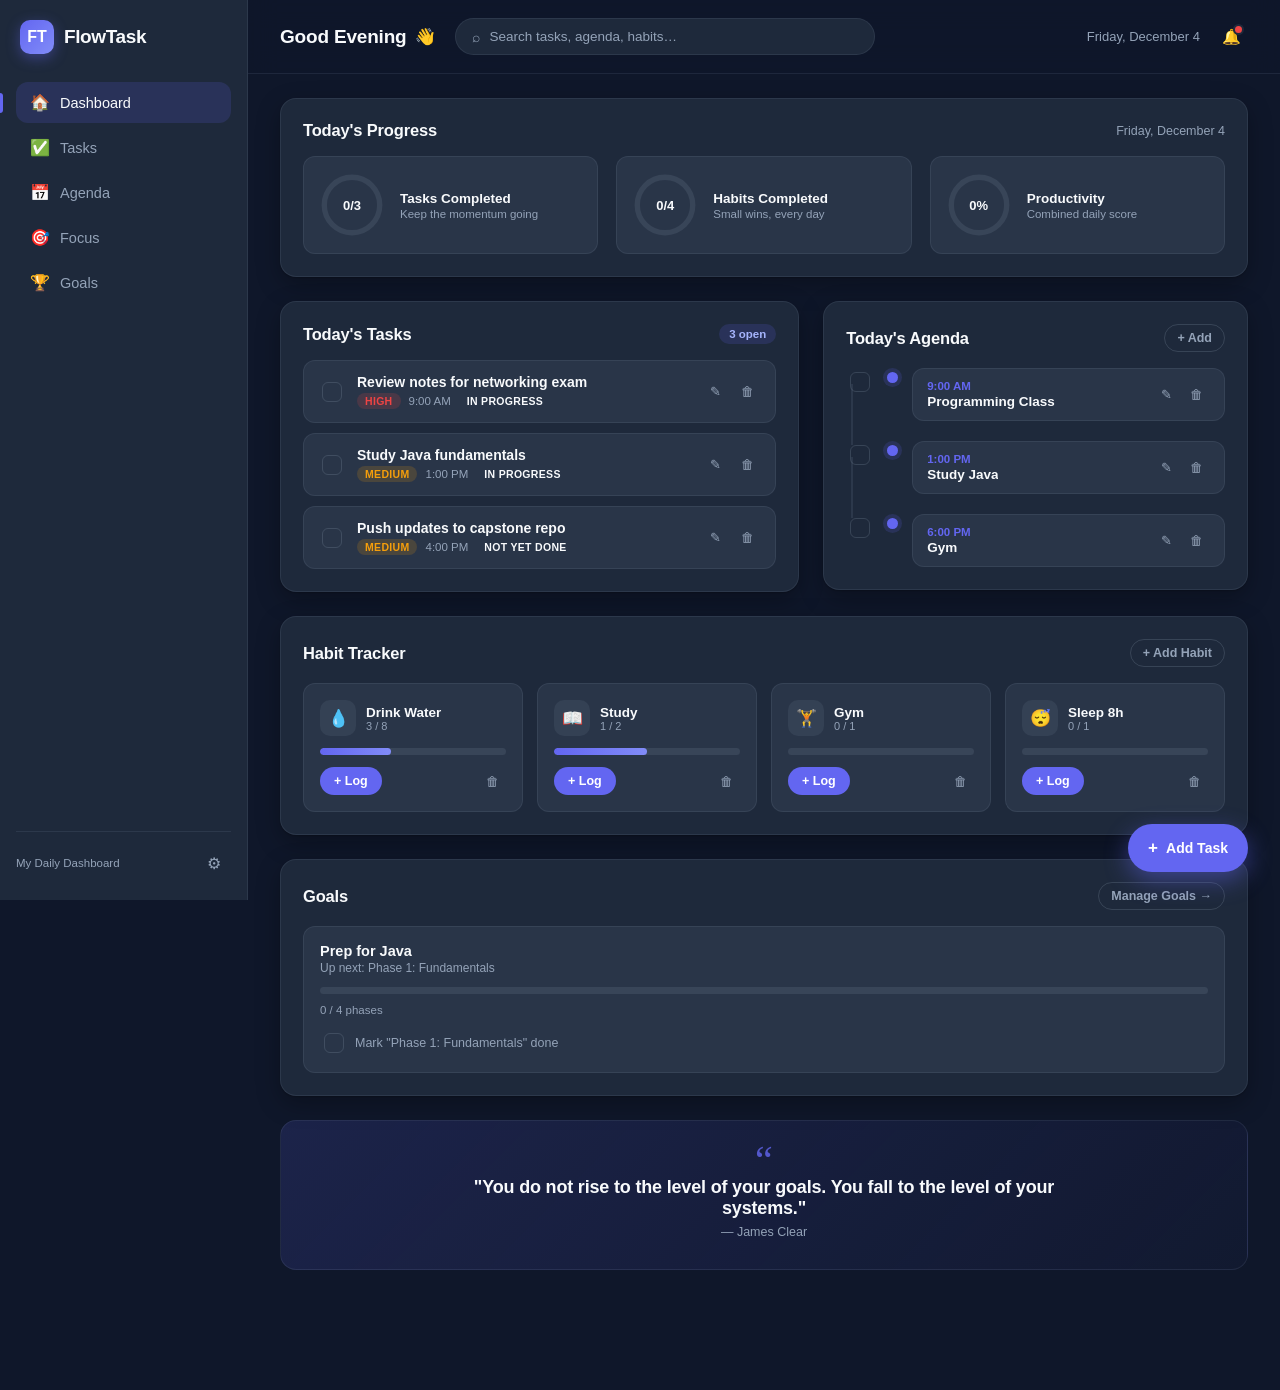
<file: index.html>
<!DOCTYPE html>
<html lang="en">
<head>
<meta charset="UTF-8" />
<meta http-equiv="Content-Security-Policy" content="default-src 'self'; script-src 'self'; style-src 'self' 'unsafe-inline' https://fonts.googleapis.com; font-src https://fonts.gstatic.com; img-src 'self' data:; object-src 'none'; base-uri 'self'; form-action 'self'; frame-ancestors 'none';" />
<meta name="viewport" content="width=device-width, initial-scale=1.0" />
<title>FlowTask — Daily Dashboard</title>
<link rel="preconnect" href="https://fonts.googleapis.com">
<link rel="preconnect" href="https://fonts.gstatic.com" crossorigin>
<link href="https://fonts.googleapis.com/css2?family=Inter:wght@400;500;600;700;800&family=Inter+Tight:wght@600;700;800&display=swap" rel="stylesheet">
<link rel="stylesheet" href="style.css" id="themeLink">
</head>
<body>

<div class="app">

  <!-- ===================== SIDEBAR ===================== -->
  <aside class="sidebar" id="sidebar">
    <div class="sidebar-top">
      <div class="brand">
        <span class="brand-mark">FT</span>
        <span class="brand-name">FlowTask</span>
      </div>
      <button class="hamburger" id="hamburgerBtn" aria-label="Toggle menu">
        <span></span><span></span><span></span>
      </button>
    </div>

    <nav class="nav" id="mainNav">
      <a href="index.html" class="nav-item active">
        <span class="nav-icon">🏠</span><span class="nav-label">Dashboard</span>
      </a>
      <a href="task.html" class="nav-item">
        <span class="nav-icon">✅</span><span class="nav-label">Tasks</span>
      </a>
      <a href="agenda.html" class="nav-item" data-view="agenda">
        <span class="nav-icon">📅</span><span class="nav-label">Agenda</span>
      </a>
      <a href="focus.html" class="nav-item" data-view="focus">
        <span class="nav-icon">🎯</span><span class="nav-label">Focus</span>
      </a>
      <a href="goals.html" class="nav-item" data-view="goals">
        <span class="nav-icon">🏆</span><span class="nav-label">Goals</span>
      </a>
    </nav>

    <div class="sidebar-bottom">
      <span class="profile-mini-sub">My Daily Dashboard</span>
      <button class="icon-btn" id="settingsBtn" aria-label="Settings">⚙</button>
      <span id="sidebarAvatar" hidden></span>
      <span id="sidebarUserName" hidden></span>
    </div>
  </aside>

  <div class="sidebar-scrim" id="sidebarScrim"></div>

  <!-- ===================== MAIN ===================== -->
  <div class="main">

    <!-- TOP NAVBAR -->
    <header class="topbar">
      <button class="hamburger hamburger-mobile" id="hamburgerBtnMobile" aria-label="Toggle menu">
        <span></span><span></span><span></span>
      </button>

      <div class="topbar-greeting">
        <h1 id="greetingText">Good Evening</h1>
        <span class="wave">👋</span>
      </div>

      <div class="topbar-search">
        <span class="search-icon">⌕</span>
        <input type="text" id="searchInput" placeholder="Search tasks, agenda, habits…" />
      </div>

      <div class="topbar-right">
        <div class="topbar-date" id="topbarDate">—</div>
        <button class="icon-btn notif-btn" id="notifBtn" aria-label="Notifications">
          🔔
          <span class="notif-dot" id="notifDot" hidden></span>
        </button>
        <span id="topbarAvatar" hidden></span>
      </div>
    </header>

    <!-- SCROLLABLE CONTENT -->
    <main class="content">

      <!-- SECTION 1 — TODAY'S PROGRESS -->
      <section class="panel progress-panel" aria-label="Today's progress">
        <div class="panel-header">
          <h2>Today's Progress</h2>
          <span class="panel-sub" id="progressDateLabel">—</span>
        </div>
        <div class="progress-grid">

          <div class="progress-card">
            <div class="ring-wrap">
              <svg class="ring" viewBox="0 0 120 120">
                <circle class="ring-track" cx="60" cy="60" r="52"></circle>
                <circle class="ring-fill" id="ringTasks" cx="60" cy="60" r="52"></circle>
              </svg>
              <div class="ring-center">
                <span class="ring-value" id="tasksCompletedLabel">0/0</span>
              </div>
            </div>
            <div class="progress-card-text">
              <span class="progress-card-title">Tasks Completed</span>
              <span class="progress-card-sub">Keep the momentum going</span>
            </div>
          </div>

          <div class="progress-card">
            <div class="ring-wrap">
              <svg class="ring" viewBox="0 0 120 120">
                <circle class="ring-track" cx="60" cy="60" r="52"></circle>
                <circle class="ring-fill ring-fill-success" id="ringHabits" cx="60" cy="60" r="52"></circle>
              </svg>
              <div class="ring-center">
                <span class="ring-value" id="habitsCompletedLabel">0/0</span>
              </div>
            </div>
            <div class="progress-card-text">
              <span class="progress-card-title">Habits Completed</span>
              <span class="progress-card-sub">Small wins, every day</span>
            </div>
          </div>

          <div class="progress-card">
            <div class="ring-wrap">
              <svg class="ring" viewBox="0 0 120 120">
                <circle class="ring-track" cx="60" cy="60" r="52"></circle>
                <circle class="ring-fill ring-fill-warning" id="ringProductivity" cx="60" cy="60" r="52"></circle>
              </svg>
              <div class="ring-center">
                <span class="ring-value" id="productivityLabel">0%</span>
              </div>
            </div>
            <div class="progress-card-text">
              <span class="progress-card-title">Productivity</span>
              <span class="progress-card-sub">Combined daily score</span>
            </div>
          </div>

        </div>
      </section>

      <div class="two-col">

        <!-- SECTION 2 — TODAY'S TASKS -->
        <section class="panel" id="tasksPanel" aria-label="Today's tasks">
          <div class="panel-header">
            <h2>Today's Tasks</h2>
            <span class="pill" id="taskCountPill">0 open</span>
          </div>

          <div class="task-list" id="taskList">
            <!-- injected -->
          </div>

          <p class="empty-state" id="taskEmptyState" hidden>No tasks yet — add your first one for today.</p>
        </section>

        <!-- SECTION 3 — TODAY'S AGENDA -->
        <section class="panel" id="agendaPanel" aria-label="Today's agenda">
          <div class="panel-header">
            <h2>Today's Agenda</h2>
            <button class="btn-ghost-sm" id="addAgendaBtn">+ Add</button>
          </div>

          <div class="timeline" id="timelineList">
            <!-- injected -->
          </div>

          <p class="empty-state" id="agendaEmptyState" hidden>Nothing scheduled — plan your day.</p>
        </section>

      </div>

      <!-- SECTION 4 — HABIT TRACKER -->
      <section class="panel" id="habitsPanel" aria-label="Habit tracker">
        <div class="panel-header">
          <h2>Habit Tracker</h2>
          <button class="btn-ghost-sm" id="addHabitBtn">+ Add Habit</button>
        </div>

        <div class="habit-grid" id="habitGrid">
          <!-- injected -->
        </div>
      </section>

      <!-- SECTION — GOALS SUMMARY -->
      <section class="panel" id="goalsPanel" aria-label="Goals">
        <div class="panel-header">
          <h2>Goals</h2>
          <a href="goals.html" class="btn-ghost-sm">Manage Goals →</a>
        </div>
        <div class="goal-list" id="dashboardGoalList"></div>
        <p class="empty-state" id="dashboardGoalsEmptyState" hidden>No goals yet — head to the Goals page to add one.</p>
      </section>

      <!-- SECTION 5 — MOTIVATION -->
      <section class="motivation-card" aria-label="Motivation">
        <span class="motivation-mark">“</span>
        <p class="motivation-quote" id="motivationQuote">Loading today's thought…</p>
        <span class="motivation-author" id="motivationAuthor"></span>
      </section>

    </main>
  </div>
</div>

<!-- ===================== FLOATING ADD TASK BUTTON ===================== -->
<button class="fab" id="fabAddTask" aria-label="Add task">
  <span class="fab-icon">+</span>
  <span class="fab-label">Add Task</span>
</button>

<!-- ===================== MODAL: TASK ===================== -->
<div class="modal-overlay" id="taskModalOverlay" hidden>
  <div class="modal" role="dialog" aria-modal="true" aria-labelledby="taskModalTitle">
    <div class="modal-header">
      <h3 id="taskModalTitle">Add Task</h3>
      <button class="modal-close" data-close="taskModalOverlay">✕</button>
    </div>
    <form id="taskForm" class="modal-body">
      <input type="hidden" id="taskId" />
      <label class="field">
        <span>Title</span>
        <input type="text" id="taskTitle" placeholder="e.g. Study Java fundamentals" maxlength="150" required />
      </label>
      <div class="field-row">
        <label class="field">
          <span>Priority</span>
          <select id="taskPriority">
            <option value="low">Low</option>
            <option value="medium" selected>Medium</option>
            <option value="high">High</option>
          </select>
        </label>
        <label class="field">
          <span>Status</span>
          <select id="taskStatus">
            <option value="not-started">Not Yet Done</option>
            <option value="in-progress">In Progress</option>
          </select>
        </label>
        <label class="field">
          <span>Due time</span>
          <input type="time" id="taskTime" />
        </label>
      </div>
      <div class="field-row">
        <label class="field">
          <span>Due date</span>
          <input type="date" id="taskDueDate" />
        </label>
        <label class="field">
          <span>Do it on</span>
          <input type="date" id="taskScheduledDate" />
        </label>
      </div>
      <div class="modal-actions">
        <button type="button" class="btn-secondary" data-close="taskModalOverlay">Cancel</button>
        <button type="submit" class="btn-primary">Save Task</button>
      </div>
    </form>
  </div>
</div>

<!-- ===================== MODAL: AGENDA ===================== -->
<div class="modal-overlay" id="agendaModalOverlay" hidden>
  <div class="modal" role="dialog" aria-modal="true" aria-labelledby="agendaModalTitle">
    <div class="modal-header">
      <h3 id="agendaModalTitle">Add Agenda Item</h3>
      <button class="modal-close" data-close="agendaModalOverlay">✕</button>
    </div>
    <form id="agendaForm" class="modal-body">
      <input type="hidden" id="agendaId" />
      <label class="field">
        <span>Event</span>
        <input type="text" id="agendaTitle" placeholder="e.g. Programming Class" maxlength="150" required />
      </label>
      <label class="field">
        <span>Description (optional)</span>
        <textarea id="agendaDescription" rows="2" maxlength="500" placeholder="e.g. Bring laptop, review chapter 3"></textarea>
      </label>
      <div class="field-row">
        <label class="field">
          <span>Date</span>
          <input type="date" id="agendaDate" required />
        </label>
        <label class="field">
          <span>Time</span>
          <input type="time" id="agendaTime" required />
        </label>
      </div>
      <div class="modal-actions">
        <button type="button" class="btn-secondary" data-close="agendaModalOverlay">Cancel</button>
        <button type="submit" class="btn-primary">Save Item</button>
      </div>
    </form>
  </div>
</div>

<!-- ===================== MODAL: HABIT ===================== -->
<div class="modal-overlay" id="habitModalOverlay" hidden>
  <div class="modal" role="dialog" aria-modal="true" aria-labelledby="habitModalTitle">
    <div class="modal-header">
      <h3 id="habitModalTitle">Add Habit</h3>
      <button class="modal-close" data-close="habitModalOverlay">✕</button>
    </div>
    <form id="habitForm" class="modal-body">
      <label class="field">
        <span>Emoji</span>
        <input type="text" id="habitEmoji" placeholder="💧" maxlength="2" value="⭐" />
      </label>
      <label class="field">
        <span>Habit name</span>
        <input type="text" id="habitName" placeholder="e.g. Drink Water" maxlength="60" required />
      </label>
      <label class="field">
        <span>Daily target</span>
        <input type="number" id="habitTarget" min="1" max="20" value="4" required />
      </label>
      <div class="modal-actions">
        <button type="button" class="btn-secondary" data-close="habitModalOverlay">Cancel</button>
        <button type="submit" class="btn-primary">Save Habit</button>
      </div>
    </form>
  </div>
</div>

<!-- ===================== TOAST ===================== -->
<div class="toast" id="toast" hidden></div>

<script src="common.js"></script>
<script src="script.js"></script>
</body>
</html>
</file>
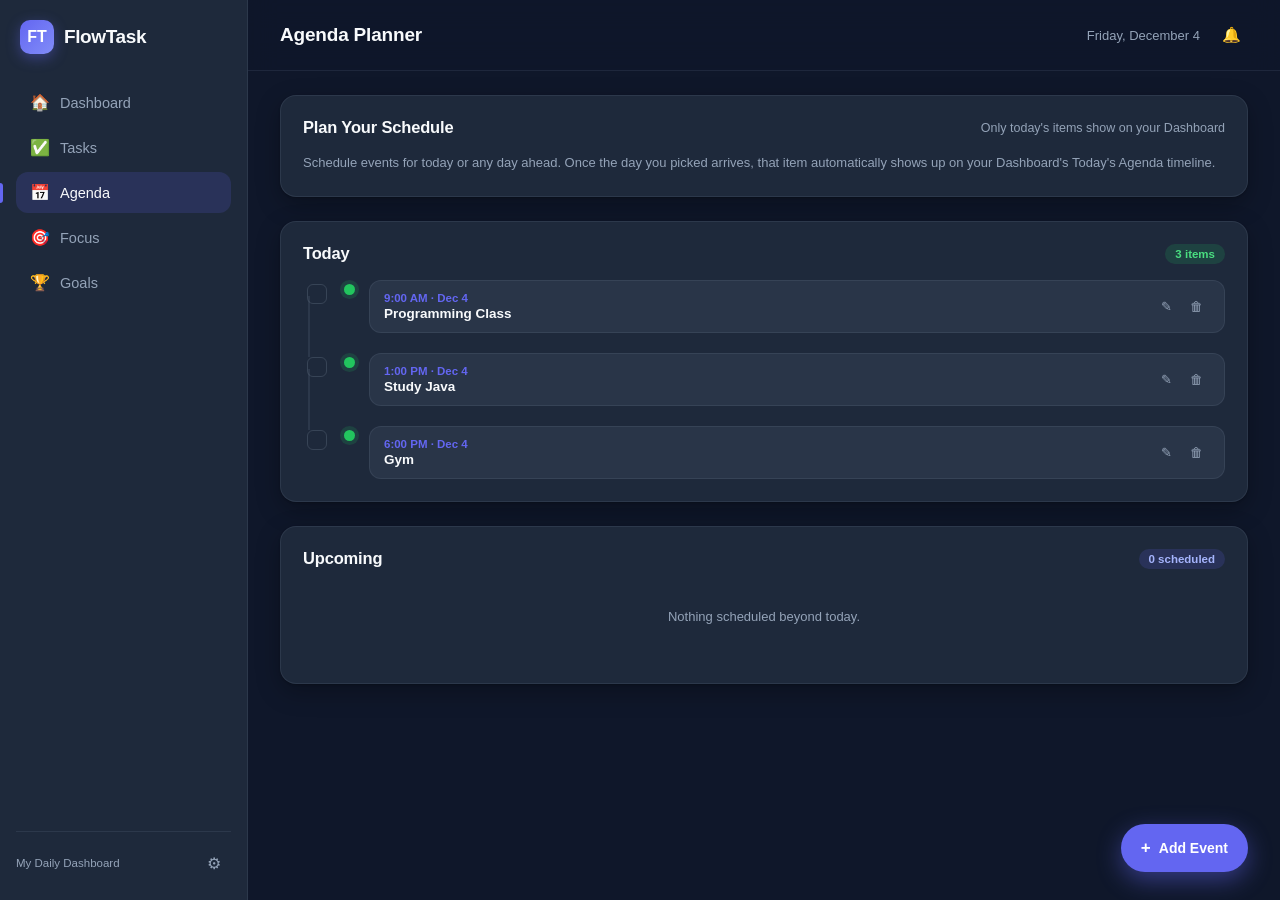
<file: agenda.html>
<!DOCTYPE html>
<html lang="en">
<head>
<meta charset="UTF-8" />
<meta http-equiv="Content-Security-Policy" content="default-src 'self'; script-src 'self'; style-src 'self' 'unsafe-inline' https://fonts.googleapis.com; font-src https://fonts.gstatic.com; img-src 'self' data:; object-src 'none'; base-uri 'self'; form-action 'self'; frame-ancestors 'none';" />
<meta name="viewport" content="width=device-width, initial-scale=1.0" />
<title>FlowTask — Agenda Planner</title>
<link rel="preconnect" href="https://fonts.googleapis.com">
<link rel="preconnect" href="https://fonts.gstatic.com" crossorigin>
<link href="https://fonts.googleapis.com/css2?family=Inter:wght@400;500;600;700;800&family=Inter+Tight:wght@600;700;800&display=swap" rel="stylesheet">
<link rel="stylesheet" href="style.css" id="themeLink">
</head>
<body>

<div class="app">

  <!-- ===================== SIDEBAR ===================== -->
  <aside class="sidebar" id="sidebar">
    <div class="sidebar-top">
      <div class="brand">
        <span class="brand-mark">FT</span>
        <span class="brand-name">FlowTask</span>
      </div>
      <button class="hamburger" id="hamburgerBtn" aria-label="Toggle menu">
        <span></span><span></span><span></span>
      </button>
    </div>

    <nav class="nav" id="mainNav">
      <a href="index.html" class="nav-item">
        <span class="nav-icon">🏠</span><span class="nav-label">Dashboard</span>
      </a>
      <a href="task.html" class="nav-item">
        <span class="nav-icon">✅</span><span class="nav-label">Tasks</span>
      </a>
      <a href="agenda.html" class="nav-item active">
        <span class="nav-icon">📅</span><span class="nav-label">Agenda</span>
      </a>
      <a href="focus.html" class="nav-item">
        <span class="nav-icon">🎯</span><span class="nav-label">Focus</span>
      </a>
      <a href="goals.html" class="nav-item">
        <span class="nav-icon">🏆</span><span class="nav-label">Goals</span>
      </a>
    </nav>

    <div class="sidebar-bottom">
      <span class="profile-mini-sub">My Daily Dashboard</span>
      <button class="icon-btn" id="settingsBtn" aria-label="Settings">⚙</button>
    </div>
  </aside>

  <div class="sidebar-scrim" id="sidebarScrim"></div>

  <!-- ===================== MAIN ===================== -->
  <div class="main">

    <header class="topbar">
      <button class="hamburger hamburger-mobile" id="hamburgerBtnMobile" aria-label="Toggle menu">
        <span></span><span></span><span></span>
      </button>

      <div class="topbar-greeting">
        <h1>Agenda Planner</h1>
      </div>

      <div class="topbar-right">
        <div class="topbar-date" id="topbarDate">—</div>
        <button class="icon-btn notif-btn" id="notifBtn" aria-label="Notifications">🔔</button>
      </div>
    </header>

    <main class="content">

      <section class="panel" aria-label="Agenda planner summary">
        <div class="panel-header">
          <h2>Plan Your Schedule</h2>
          <span class="panel-sub">Only today's items show on your Dashboard</span>
        </div>
        <p class="planner-hint">
          Schedule events for today or any day ahead. Once the day you picked arrives, that item
          automatically shows up on your Dashboard's Today's Agenda timeline.
        </p>
      </section>

      <section class="panel" aria-label="Today">
        <div class="panel-header">
          <h2>Today</h2>
          <span class="pill pill-today" id="todayCountPill">0 items</span>
        </div>
        <div class="timeline" id="todayAgendaList"></div>
        <p class="empty-state" id="todayEmptyState" hidden>Nothing scheduled for today yet.</p>
      </section>

      <section class="panel" aria-label="Upcoming schedule">
        <div class="panel-header">
          <h2>Upcoming</h2>
          <span class="pill" id="upcomingCountPill">0 scheduled</span>
        </div>
        <div id="weeklyAgendaPlanner"></div>
        <p class="empty-state" id="upcomingEmptyState" hidden>Nothing scheduled beyond today.</p>
      </section>

    </main>
  </div>
</div>

<!-- ===================== FLOATING ADD BUTTON ===================== -->
<button class="fab" id="fabAddAgenda" aria-label="Add agenda item">
  <span class="fab-icon">+</span>
  <span class="fab-label">Add Event</span>
</button>

<!-- ===================== MODAL: AGENDA ===================== -->
<div class="modal-overlay" id="agendaModalOverlay" hidden>
  <div class="modal" role="dialog" aria-modal="true" aria-labelledby="agendaModalTitle">
    <div class="modal-header">
      <h3 id="agendaModalTitle">Add Agenda Item</h3>
      <button class="modal-close" data-close="agendaModalOverlay">✕</button>
    </div>
    <form id="agendaForm" class="modal-body">
      <input type="hidden" id="agendaId" />
      <label class="field">
        <span>Event</span>
        <input type="text" id="agendaTitle" placeholder="e.g. Programming Class" maxlength="150" required />
      </label>
      <label class="field">
        <span>Description (optional)</span>
        <textarea id="agendaDescription" rows="2" maxlength="500" placeholder="e.g. Bring laptop, review chapter 3"></textarea>
      </label>
      <div class="field-row">
        <label class="field">
          <span>Date</span>
          <input type="date" id="agendaDate" required />
        </label>
        <label class="field">
          <span>Time</span>
          <input type="time" id="agendaTime" required />
        </label>
      </div>
      <div class="modal-actions">
        <button type="button" class="btn-secondary" data-close="agendaModalOverlay">Cancel</button>
        <button type="submit" class="btn-primary">Save Item</button>
      </div>
    </form>
  </div>
</div>

<!-- ===================== TOAST ===================== -->
<div class="toast" id="toast" hidden></div>

<script src="common.js"></script>
<script src="agenda.js"></script>
</body>
</html>
</file>
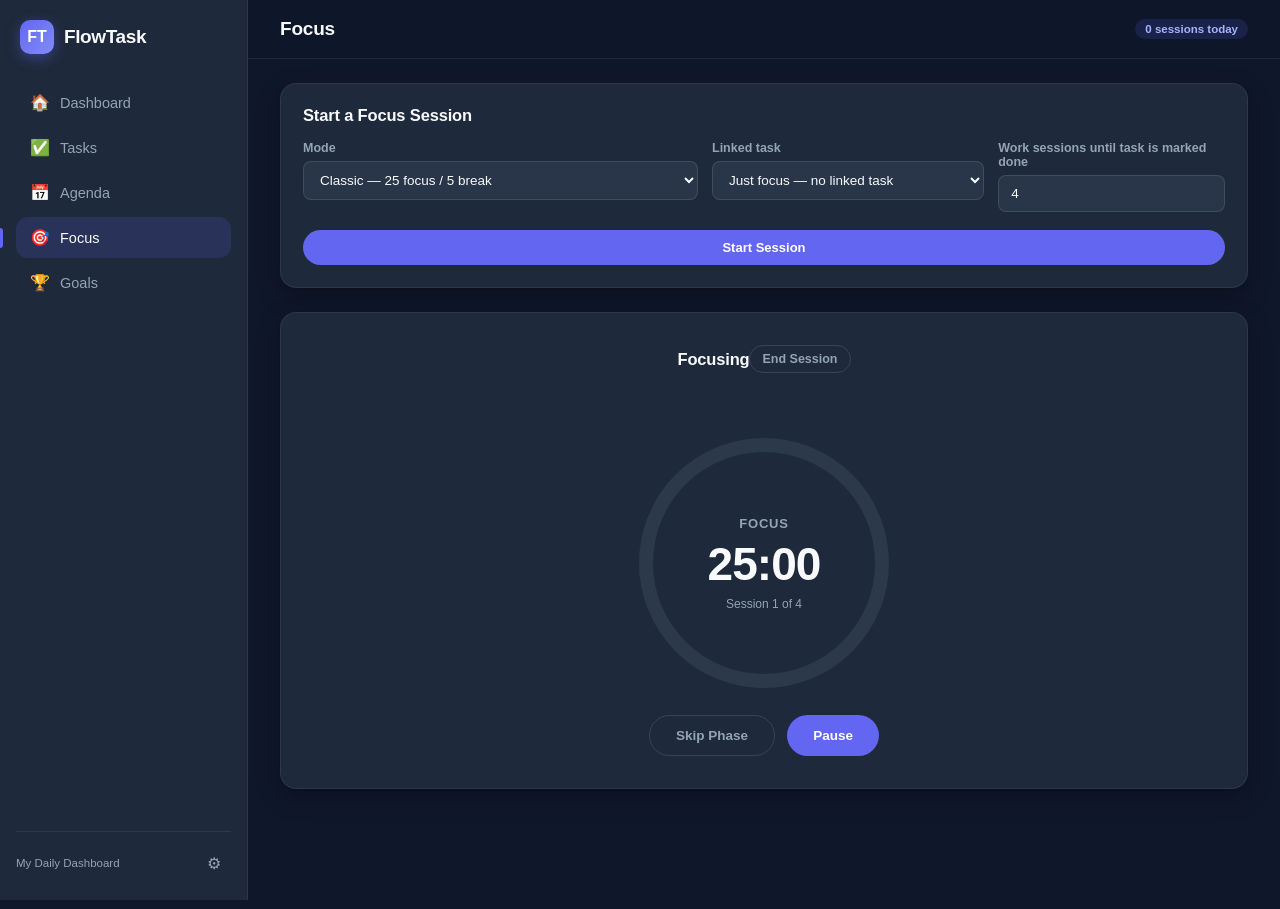
<file: focus.html>
<!DOCTYPE html>
<html lang="en">
<head>
<meta charset="UTF-8" />
<meta http-equiv="Content-Security-Policy" content="default-src 'self'; script-src 'self'; style-src 'self' 'unsafe-inline' https://fonts.googleapis.com; font-src https://fonts.gstatic.com; img-src 'self' data:; object-src 'none'; base-uri 'self'; form-action 'self'; frame-ancestors 'none';" />
<meta name="viewport" content="width=device-width, initial-scale=1.0" />
<title>FlowTask — Focus</title>
<link rel="preconnect" href="https://fonts.googleapis.com">
<link rel="preconnect" href="https://fonts.gstatic.com" crossorigin>
<link href="https://fonts.googleapis.com/css2?family=Inter:wght@400;500;600;700;800&family=Inter+Tight:wght@600;700;800&display=swap" rel="stylesheet">
<link rel="stylesheet" href="style.css" id="themeLink">
</head>
<body>

<div class="app">

  <!-- ===================== SIDEBAR ===================== -->
  <aside class="sidebar" id="sidebar">
    <div class="sidebar-top">
      <div class="brand">
        <span class="brand-mark">FT</span>
        <span class="brand-name">FlowTask</span>
      </div>
      <button class="hamburger" id="hamburgerBtn" aria-label="Toggle menu">
        <span></span><span></span><span></span>
      </button>
    </div>

    <nav class="nav" id="mainNav">
      <a href="index.html" class="nav-item">
        <span class="nav-icon">🏠</span><span class="nav-label">Dashboard</span>
      </a>
      <a href="task.html" class="nav-item">
        <span class="nav-icon">✅</span><span class="nav-label">Tasks</span>
      </a>
      <a href="agenda.html" class="nav-item">
        <span class="nav-icon">📅</span><span class="nav-label">Agenda</span>
      </a>
      <a href="focus.html" class="nav-item active">
        <span class="nav-icon">🎯</span><span class="nav-label">Focus</span>
      </a>
      <a href="goals.html" class="nav-item">
        <span class="nav-icon">🏆</span><span class="nav-label">Goals</span>
      </a>
    </nav>

    <div class="sidebar-bottom">
      <span class="profile-mini-sub">My Daily Dashboard</span>
      <button class="icon-btn" id="settingsBtn" aria-label="Settings">⚙</button>
    </div>
  </aside>

  <div class="sidebar-scrim" id="sidebarScrim"></div>

  <!-- ===================== MAIN ===================== -->
  <div class="main">

    <header class="topbar">
      <button class="hamburger hamburger-mobile" id="hamburgerBtnMobile" aria-label="Toggle menu">
        <span></span><span></span><span></span>
      </button>

      <div class="topbar-greeting">
        <h1>Focus</h1>
      </div>

      <div class="topbar-right">
        <span class="pill" id="focusSessionsPill">0 sessions today</span>
      </div>
    </header>

    <main class="content">

      <!-- ===================== SETUP PANEL ===================== -->
      <section class="panel" id="focusSetupPanel" aria-label="Focus session setup">
        <div class="panel-header">
          <h2>Start a Focus Session</h2>
        </div>

        <div class="focus-setup-grid">
          <label class="field">
            <span>Mode</span>
            <select id="focusPreset">
              <option value="classic">Classic — 25 focus / 5 break</option>
              <option value="exam">Exam Mode — 25 review / 5 break / 15 self-test / 15 break</option>
            </select>
          </label>

          <label class="field">
            <span>Linked task</span>
            <select id="focusTaskSelect">
              <option value="">Just focus — no linked task</option>
            </select>
          </label>

          <label class="field">
            <span>Work sessions until task is marked done</span>
            <input type="number" id="focusSessionsTarget" min="1" max="12" value="4" />
          </label>
        </div>

        <button class="btn-primary focus-start-btn" id="startFocusBtn">Start Session</button>
      </section>

      <!-- ===================== TIMER PANEL ===================== -->
      <section class="panel focus-timer-panel" id="focusTimerPanel" aria-label="Active focus session" hidden>
        <div class="panel-header">
          <h2 id="focusLinkedTaskLabel">Focusing</h2>
          <button class="btn-ghost-sm" id="endSessionBtn">End Session</button>
        </div>

        <div class="focus-phase-dots" id="focusPhaseDots"></div>

        <div class="focus-clock-wrap">
          <svg class="focus-ring" viewBox="0 0 260 260">
            <circle class="focus-ring-track" cx="130" cy="130" r="118"></circle>
            <circle class="focus-ring-fill" id="focusRingFill" cx="130" cy="130" r="118"></circle>
          </svg>
          <div class="focus-clock-center">
            <span class="focus-phase-label" id="focusPhaseLabel">Focus</span>
            <span class="focus-clock-time" id="focusClockTime">25:00</span>
            <span class="focus-cycle-label" id="focusCycleLabel">Session 1 of 4</span>
          </div>
        </div>

        <div class="focus-controls">
          <button class="btn-secondary" id="skipPhaseBtn">Skip Phase</button>
          <button class="btn-primary" id="pauseResumeBtn">Pause</button>
        </div>
      </section>

    </main>
  </div>
</div>

<!-- ===================== TOAST ===================== -->
<div class="toast" id="toast" hidden></div>

<script src="common.js"></script>
<script src="focus.js"></script>
</body>
</html>
</file>
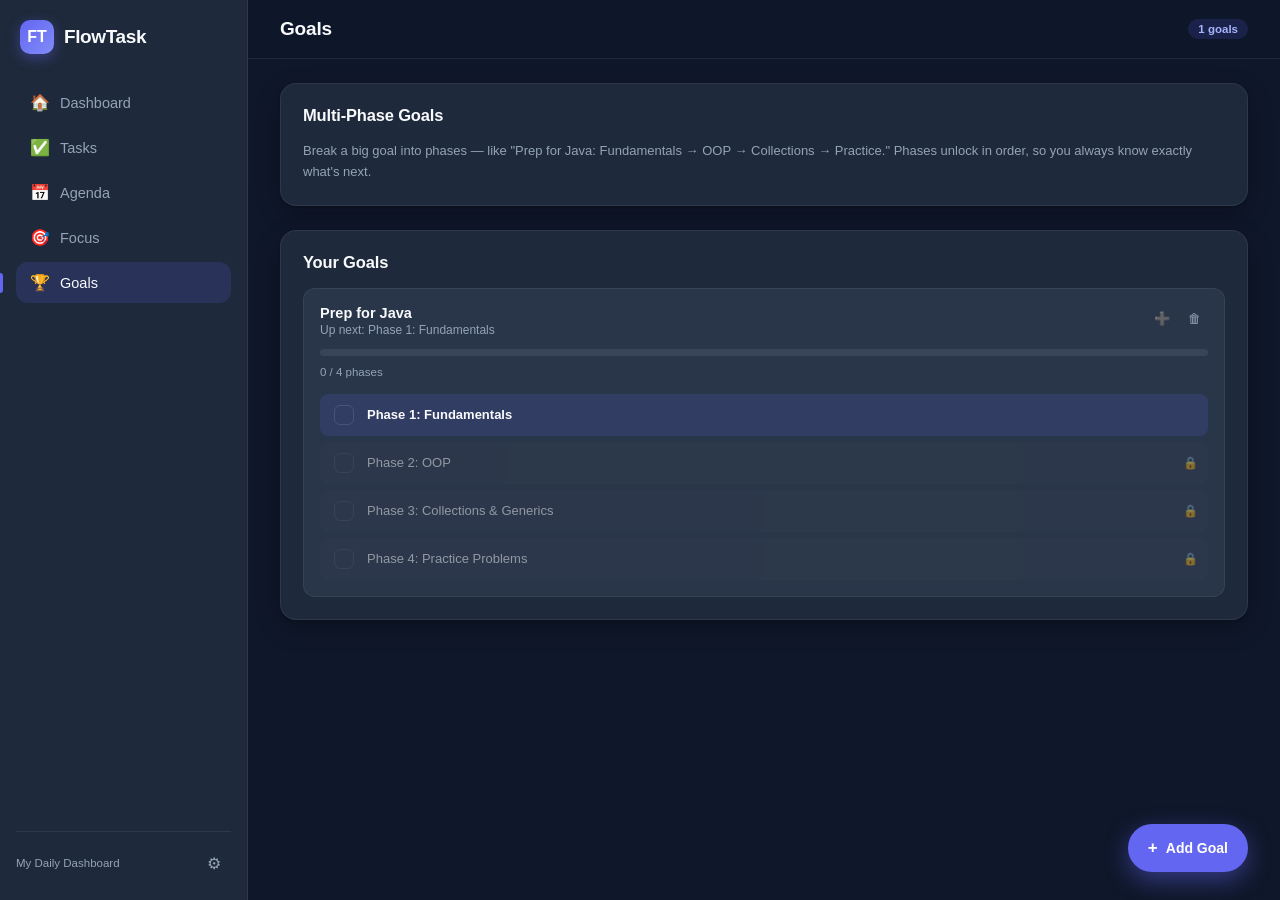
<file: goals.html>
<!DOCTYPE html>
<html lang="en">
<head>
<meta charset="UTF-8" />
<meta http-equiv="Content-Security-Policy" content="default-src 'self'; script-src 'self'; style-src 'self' 'unsafe-inline' https://fonts.googleapis.com; font-src https://fonts.gstatic.com; img-src 'self' data:; object-src 'none'; base-uri 'self'; form-action 'self'; frame-ancestors 'none';" />
<meta name="viewport" content="width=device-width, initial-scale=1.0" />
<title>FlowTask — Goals</title>
<link rel="preconnect" href="https://fonts.googleapis.com">
<link rel="preconnect" href="https://fonts.gstatic.com" crossorigin>
<link href="https://fonts.googleapis.com/css2?family=Inter:wght@400;500;600;700;800&family=Inter+Tight:wght@600;700;800&display=swap" rel="stylesheet">
<link rel="stylesheet" href="style.css" id="themeLink">
</head>
<body>

<div class="app">

  <!-- ===================== SIDEBAR ===================== -->
  <aside class="sidebar" id="sidebar">
    <div class="sidebar-top">
      <div class="brand">
        <span class="brand-mark">FT</span>
        <span class="brand-name">FlowTask</span>
      </div>
      <button class="hamburger" id="hamburgerBtn" aria-label="Toggle menu">
        <span></span><span></span><span></span>
      </button>
    </div>

    <nav class="nav" id="mainNav">
      <a href="index.html" class="nav-item">
        <span class="nav-icon">🏠</span><span class="nav-label">Dashboard</span>
      </a>
      <a href="task.html" class="nav-item">
        <span class="nav-icon">✅</span><span class="nav-label">Tasks</span>
      </a>
      <a href="agenda.html" class="nav-item">
        <span class="nav-icon">📅</span><span class="nav-label">Agenda</span>
      </a>
      <a href="focus.html" class="nav-item">
        <span class="nav-icon">🎯</span><span class="nav-label">Focus</span>
      </a>
      <a href="goals.html" class="nav-item active">
        <span class="nav-icon">🏆</span><span class="nav-label">Goals</span>
      </a>
    </nav>

    <div class="sidebar-bottom">
      <span class="profile-mini-sub">My Daily Dashboard</span>
      <button class="icon-btn" id="settingsBtn" aria-label="Settings">⚙</button>
    </div>
  </aside>

  <div class="sidebar-scrim" id="sidebarScrim"></div>

  <!-- ===================== MAIN ===================== -->
  <div class="main">

    <header class="topbar">
      <button class="hamburger hamburger-mobile" id="hamburgerBtnMobile" aria-label="Toggle menu">
        <span></span><span></span><span></span>
      </button>

      <div class="topbar-greeting">
        <h1>Goals</h1>
      </div>

      <div class="topbar-right">
        <span class="pill" id="goalsCountPill">0 goals</span>
      </div>
    </header>

    <main class="content">

      <section class="panel" aria-label="Goals intro">
        <div class="panel-header">
          <h2>Multi-Phase Goals</h2>
        </div>
        <p class="planner-hint">
          Break a big goal into phases — like "Prep for Java: Fundamentals → OOP → Collections → Practice."
          Phases unlock in order, so you always know exactly what's next.
        </p>
      </section>

      <section class="panel" aria-label="Your goals">
        <div class="panel-header">
          <h2>Your Goals</h2>
        </div>
        <div class="goal-list" id="goalList"></div>
        <p class="empty-state" id="goalsEmptyState" hidden>No goals yet — add one below to start mapping it out.</p>
      </section>

    </main>
  </div>
</div>

<!-- ===================== FLOATING ADD BUTTON ===================== -->
<button class="fab" id="fabAddGoal" aria-label="Add goal">
  <span class="fab-icon">+</span>
  <span class="fab-label">Add Goal</span>
</button>

<!-- ===================== MODAL: GOAL ===================== -->
<div class="modal-overlay" id="goalModalOverlay" hidden>
  <div class="modal" role="dialog" aria-modal="true" aria-labelledby="goalModalTitle">
    <div class="modal-header">
      <h3 id="goalModalTitle">Add Goal</h3>
      <button class="modal-close" data-close="goalModalOverlay">✕</button>
    </div>
    <form id="goalForm" class="modal-body">
      <label class="field">
        <span>Goal title</span>
        <input type="text" id="goalTitle" placeholder="e.g. Prep for Java" maxlength="150" required />
      </label>

      <div class="field">
        <span>Phases (in order)</span>
        <div id="phaseInputList" class="phase-input-list"></div>
        <button type="button" class="btn-ghost-sm" id="addPhaseInputBtn">+ Add Phase</button>
      </div>

      <div class="modal-actions">
        <button type="button" class="btn-secondary" data-close="goalModalOverlay">Cancel</button>
        <button type="submit" class="btn-primary">Save Goal</button>
      </div>
    </form>
  </div>
</div>

<!-- ===================== MODAL: ADD PHASE TO EXISTING GOAL ===================== -->
<div class="modal-overlay" id="addPhaseModalOverlay" hidden>
  <div class="modal" role="dialog" aria-modal="true" aria-labelledby="addPhaseModalTitle">
    <div class="modal-header">
      <h3 id="addPhaseModalTitle">Add Phase</h3>
      <button class="modal-close" data-close="addPhaseModalOverlay">✕</button>
    </div>
    <form id="addPhaseForm" class="modal-body">
      <input type="hidden" id="addPhaseGoalId" />
      <label class="field">
        <span>New phase title</span>
        <input type="text" id="newPhaseTitle" placeholder="e.g. Phase 5: Final Review" maxlength="150" required />
      </label>
      <div class="modal-actions">
        <button type="button" class="btn-secondary" data-close="addPhaseModalOverlay">Cancel</button>
        <button type="submit" class="btn-primary">Add Phase</button>
      </div>
    </form>
  </div>
</div>

<!-- ===================== TOAST ===================== -->
<div class="toast" id="toast" hidden></div>

<script src="common.js"></script>
<script src="goals.js"></script>
</body>
</html>
</file>
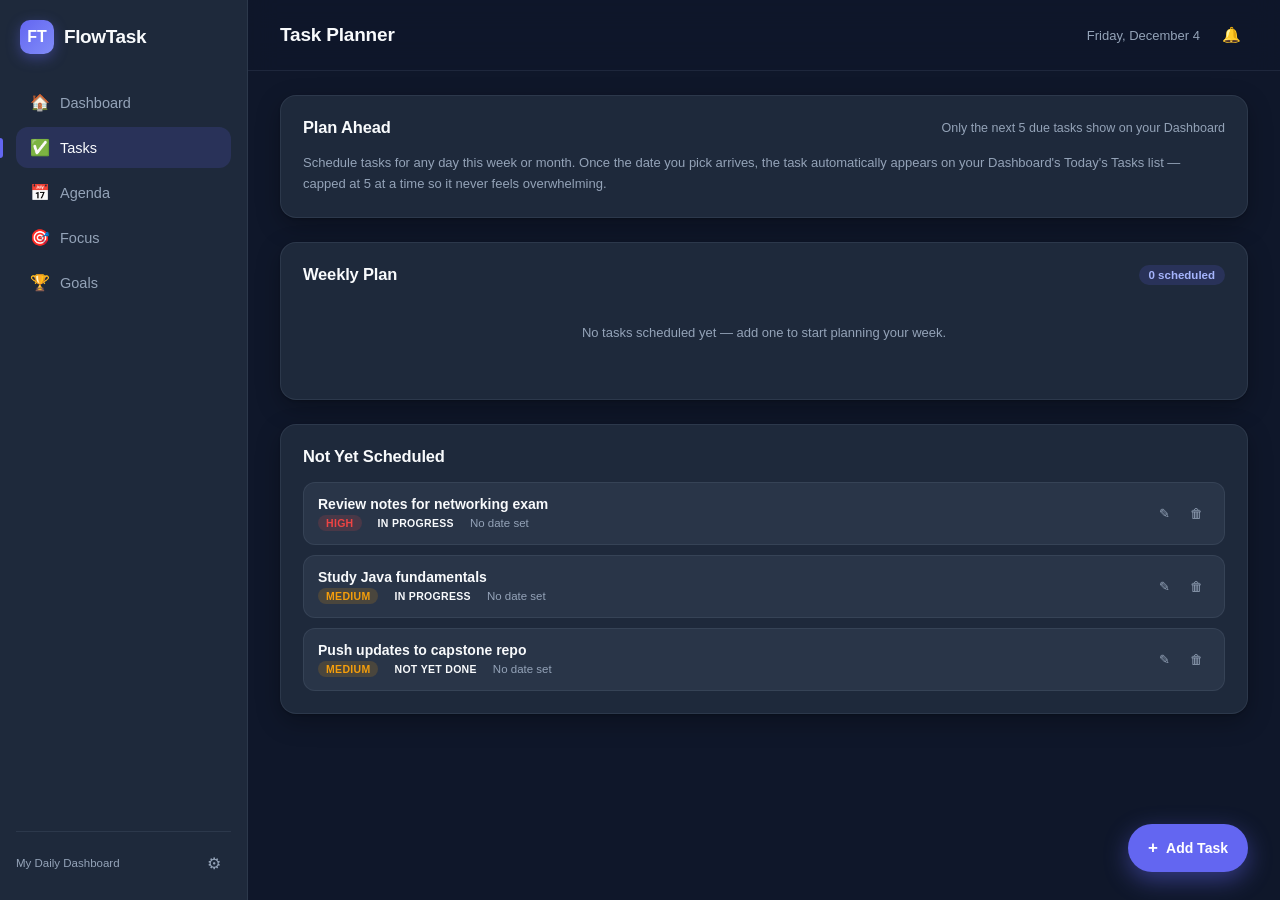
<file: task.html>
<!DOCTYPE html>
<html lang="en">
<head>
<meta charset="UTF-8" />
<meta http-equiv="Content-Security-Policy" content="default-src 'self'; script-src 'self'; style-src 'self' 'unsafe-inline' https://fonts.googleapis.com; font-src https://fonts.gstatic.com; img-src 'self' data:; object-src 'none'; base-uri 'self'; form-action 'self'; frame-ancestors 'none';" />
<meta name="viewport" content="width=device-width, initial-scale=1.0" />
<title>FlowTask — Task Planner</title>
<link rel="preconnect" href="https://fonts.googleapis.com">
<link rel="preconnect" href="https://fonts.gstatic.com" crossorigin>
<link href="https://fonts.googleapis.com/css2?family=Inter:wght@400;500;600;700;800&family=Inter+Tight:wght@600;700;800&display=swap" rel="stylesheet">
<link rel="stylesheet" href="style.css" id="themeLink">
</head>
<body>

<div class="app">

  <!-- ===================== SIDEBAR ===================== -->
  <aside class="sidebar" id="sidebar">
    <div class="sidebar-top">
      <div class="brand">
        <span class="brand-mark">FT</span>
        <span class="brand-name">FlowTask</span>
      </div>
      <button class="hamburger" id="hamburgerBtn" aria-label="Toggle menu">
        <span></span><span></span><span></span>
      </button>
    </div>

    <nav class="nav" id="mainNav">
      <a href="index.html" class="nav-item">
        <span class="nav-icon">🏠</span><span class="nav-label">Dashboard</span>
      </a>
      <a href="task.html" class="nav-item active">
        <span class="nav-icon">✅</span><span class="nav-label">Tasks</span>
      </a>
      <a href="agenda.html" class="nav-item">
        <span class="nav-icon">📅</span><span class="nav-label">Agenda</span>
      </a>
      <a href="focus.html" class="nav-item">
        <span class="nav-icon">🎯</span><span class="nav-label">Focus</span>
      </a>
      <a href="goals.html" class="nav-item">
        <span class="nav-icon">🏆</span><span class="nav-label">Goals</span>
      </a>
    </nav>

    <div class="sidebar-bottom">
      <span class="profile-mini-sub">My Daily Dashboard</span>
      <button class="icon-btn" id="settingsBtn" aria-label="Settings">⚙</button>
    </div>
  </aside>

  <div class="sidebar-scrim" id="sidebarScrim"></div>

  <!-- ===================== MAIN ===================== -->
  <div class="main">

    <header class="topbar">
      <button class="hamburger hamburger-mobile" id="hamburgerBtnMobile" aria-label="Toggle menu">
        <span></span><span></span><span></span>
      </button>

      <div class="topbar-greeting">
        <h1>Task Planner</h1>
      </div>

      <div class="topbar-right">
        <div class="topbar-date" id="topbarDate">—</div>
        <button class="icon-btn notif-btn" id="notifBtn" aria-label="Notifications">🔔</button>
      </div>
    </header>

    <main class="content">

      <section class="panel" aria-label="Task planner summary">
        <div class="panel-header">
          <h2>Plan Ahead</h2>
          <span class="panel-sub">Only the next 5 due tasks show on your Dashboard</span>
        </div>
        <p class="planner-hint">
          Schedule tasks for any day this week or month. Once the date you pick arrives, the task
          automatically appears on your Dashboard's Today's Tasks list — capped at 5 at a time so
          it never feels overwhelming.
        </p>
      </section>

      <section class="panel" aria-label="Weekly plan">
        <div class="panel-header">
          <h2>Weekly Plan</h2>
          <span class="pill" id="plannerCountPill">0 scheduled</span>
        </div>
        <div id="weeklyPlanner"><!-- injected --></div>
        <p class="empty-state" id="plannerEmptyState" hidden>No tasks scheduled yet — add one to start planning your week.</p>
      </section>

      <section class="panel" aria-label="Unscheduled tasks">
        <div class="panel-header">
          <h2>Not Yet Scheduled</h2>
        </div>
        <div class="task-list" id="unscheduledList"></div>
        <p class="empty-state" id="unscheduledEmptyState" hidden>Every task has a date. Nice.</p>
      </section>

    </main>
  </div>
</div>

<!-- ===================== FLOATING ADD TASK BUTTON ===================== -->
<button class="fab" id="fabAddTask" aria-label="Add task">
  <span class="fab-icon">+</span>
  <span class="fab-label">Add Task</span>
</button>

<!-- ===================== MODAL: TASK ===================== -->
<div class="modal-overlay" id="taskModalOverlay" hidden>
  <div class="modal" role="dialog" aria-modal="true" aria-labelledby="taskModalTitle">
    <div class="modal-header">
      <h3 id="taskModalTitle">Add Task</h3>
      <button class="modal-close" data-close="taskModalOverlay">✕</button>
    </div>
    <form id="taskForm" class="modal-body">
      <input type="hidden" id="taskId" />
      <label class="field">
        <span>Title</span>
        <input type="text" id="taskTitle" placeholder="e.g. Study Java fundamentals" maxlength="150" required />
      </label>
      <div class="field-row">
        <label class="field">
          <span>Priority</span>
          <select id="taskPriority">
            <option value="low">Low</option>
            <option value="medium" selected>Medium</option>
            <option value="high">High</option>
          </select>
        </label>
        <label class="field">
          <span>Status</span>
          <select id="taskStatus">
            <option value="not-started">Not Yet Done</option>
            <option value="in-progress">In Progress</option>
          </select>
        </label>
        <label class="field">
          <span>Due time</span>
          <input type="time" id="taskTime" />
        </label>
      </div>
      <div class="field-row">
        <label class="field">
          <span>Due date</span>
          <input type="date" id="taskDueDate" />
        </label>
        <label class="field">
          <span>Do it on</span>
          <input type="date" id="taskScheduledDate" required />
        </label>
      </div>
      <div class="modal-actions">
        <button type="button" class="btn-secondary" data-close="taskModalOverlay">Cancel</button>
        <button type="submit" class="btn-primary">Save Task</button>
      </div>
    </form>
  </div>
</div>

<!-- ===================== TOAST ===================== -->
<div class="toast" id="toast" hidden></div>

<script src="common.js"></script>
<script src="task.js"></script>
</body>
</html>
</file>
<file: style.css>
/* =========================================================
   FLOW — Personal Productivity Dashboard
   Design tokens
========================================================= */
:root {
  --bg: #0F172A;
  --sidebar: #1E293B;
  --card: #334155;
  --card-soft: #293548;
  --border: rgba(148, 163, 184, 0.12);
  --border-strong: rgba(148, 163, 184, 0.22);

  --primary: #6366F1;
  --primary-soft: rgba(99, 102, 241, 0.16);
  --success: #22C55E;
  --success-soft: rgba(34, 197, 94, 0.16);
  --warning: #F59E0B;
  --warning-soft: rgba(245, 158, 11, 0.16);
  --danger: #EF4444;
  --danger-soft: rgba(239, 68, 68, 0.16);

  --text: #F8FAFC;
  --text-secondary: #94A3B8;

  --radius-lg: 16px;
  --radius-md: 12px;
  --radius-sm: 8px;
  --radius-pill: 999px;

  --shadow-card: 0 1px 2px rgba(0,0,0,0.2), 0 8px 24px rgba(0,0,0,0.28);
  --shadow-lift: 0 4px 8px rgba(0,0,0,0.24), 0 16px 36px rgba(0,0,0,0.36);
  --shadow-fab: 0 8px 24px rgba(99, 102, 241, 0.45);

  --ease: cubic-bezier(0.22, 1, 0.36, 1);

  --sidebar-w: 248px;
}

* { box-sizing: border-box; }

html, body {
  margin: 0;
  padding: 0;
  background: var(--bg);
  color: var(--text);
  font-family: 'Inter', -apple-system, BlinkMacSystemFont, sans-serif;
  -webkit-font-smoothing: antialiased;
  scroll-behavior: smooth;
}

::selection { background: var(--primary); color: #fff; }

::-webkit-scrollbar { width: 8px; height: 8px; }
::-webkit-scrollbar-track { background: transparent; }
::-webkit-scrollbar-thumb { background: var(--border-strong); border-radius: 8px; }
::-webkit-scrollbar-thumb:hover { background: var(--text-secondary); }

button, input, select { font-family: inherit; }

a { color: inherit; text-decoration: none; }

/* =========================================================
   APP SHELL
========================================================= */
.app {
  display: flex;
  min-height: 100vh;
}

/* =========================================================
   SIDEBAR
========================================================= */
.sidebar {
  width: var(--sidebar-w);
  min-width: var(--sidebar-w);
  background: var(--sidebar);
  border-right: 1px solid var(--border);
  display: flex;
  flex-direction: column;
  padding: 20px 16px;
  position: sticky;
  top: 0;
  height: 100vh;
  z-index: 40;
  transition: transform 0.32s var(--ease);
}

.sidebar-top {
  display: flex;
  align-items: center;
  justify-content: space-between;
  margin-bottom: 28px;
  padding: 0 4px;
}

.brand {
  display: flex;
  align-items: center;
  gap: 10px;
}

.brand-mark {
  width: 34px;
  height: 34px;
  border-radius: 10px;
  background: linear-gradient(135deg, var(--primary), #818CF8);
  display: flex;
  align-items: center;
  justify-content: center;
  font-family: 'Inter Tight', 'Inter', sans-serif;
  font-weight: 800;
  font-size: 16px;
  color: #fff;
  box-shadow: 0 4px 14px rgba(99,102,241,0.4);
}

.brand-name {
  font-family: 'Inter Tight', 'Inter', sans-serif;
  font-weight: 800;
  font-size: 19px;
  letter-spacing: -0.02em;
}

.hamburger-mobile { display: none; }

.nav {
  display: flex;
  flex-direction: column;
  gap: 4px;
  flex: 1;
}

.nav-item {
  display: flex;
  align-items: center;
  gap: 12px;
  padding: 11px 14px;
  border-radius: var(--radius-md);
  color: var(--text-secondary);
  font-weight: 500;
  font-size: 14.5px;
  position: relative;
  transition: background 0.2s var(--ease), color 0.2s var(--ease), transform 0.15s var(--ease);
}

.nav-item::before {
  content: "";
  position: absolute;
  left: -16px;
  top: 50%;
  transform: translateY(-50%);
  width: 3px;
  height: 0;
  background: var(--primary);
  border-radius: 0 4px 4px 0;
  transition: height 0.2s var(--ease);
}

.nav-item:hover {
  background: rgba(148, 163, 184, 0.08);
  color: var(--text);
}

.nav-item.active {
  background: var(--primary-soft);
  color: var(--text);
}

.nav-item.active::before {
  height: 20px;
}

.nav-icon { font-size: 16px; width: 18px; text-align: center; }

.sidebar-bottom {
  display: flex;
  align-items: center;
  justify-content: space-between;
  padding-top: 14px;
  border-top: 1px solid var(--border);
}

.profile-mini {
  display: flex;
  align-items: center;
  gap: 10px;
  min-width: 0;
}

.avatar {
  width: 36px;
  height: 36px;
  border-radius: 50%;
  background: linear-gradient(135deg, var(--primary), #A78BFA);
  display: flex;
  align-items: center;
  justify-content: center;
  font-weight: 700;
  font-size: 14px;
  color: #fff;
  flex-shrink: 0;
}

.avatar-sm { width: 32px; height: 32px; font-size: 13px; }

.profile-mini-text {
  display: flex;
  flex-direction: column;
  min-width: 0;
}

.profile-mini-name {
  font-size: 13.5px;
  font-weight: 600;
  white-space: nowrap;
  overflow: hidden;
  text-overflow: ellipsis;
}

.profile-mini-sub {
  font-size: 11.5px;
  color: var(--text-secondary);
}

.icon-btn {
  background: transparent;
  border: none;
  color: var(--text-secondary);
  font-size: 16px;
  width: 34px;
  height: 34px;
  border-radius: var(--radius-sm);
  cursor: pointer;
  display: flex;
  align-items: center;
  justify-content: center;
  transition: background 0.2s var(--ease), color 0.2s var(--ease), transform 0.15s var(--ease);
  position: relative;
}

.icon-btn:hover { background: rgba(148,163,184,0.1); color: var(--text); transform: translateY(-1px); }
.icon-btn:active { transform: translateY(0); }

.sidebar-scrim {
  display: none;
}

/* =========================================================
   MAIN / TOPBAR
========================================================= */
.main {
  flex: 1;
  min-width: 0;
  display: flex;
  flex-direction: column;
}

.topbar {
  display: flex;
  align-items: center;
  gap: 20px;
  padding: 18px 32px;
  position: sticky;
  top: 0;
  background: rgba(15, 23, 42, 0.86);
  backdrop-filter: blur(14px);
  z-index: 30;
  border-bottom: 1px solid var(--border);
}

.hamburger {
  display: none;
  flex-direction: column;
  justify-content: center;
  gap: 4px;
  width: 34px;
  height: 34px;
  background: transparent;
  border: none;
  cursor: pointer;
}
.hamburger span {
  display: block;
  height: 2px;
  border-radius: 2px;
  background: var(--text);
}
.hamburger span:nth-child(1) { width: 18px; }
.hamburger span:nth-child(2) { width: 22px; }
.hamburger span:nth-child(3) { width: 14px; }

.topbar-greeting {
  display: flex;
  align-items: center;
  gap: 8px;
  white-space: nowrap;
}

.topbar-greeting h1 {
  font-family: 'Inter Tight', 'Inter', sans-serif;
  font-size: 19px;
  font-weight: 700;
  letter-spacing: -0.01em;
  margin: 0;
}

.wave {
  display: inline-block;
  animation: wave 2.4s ease-in-out infinite;
  transform-origin: 70% 70%;
}
@keyframes wave {
  0%, 60%, 100% { transform: rotate(0deg); }
  10% { transform: rotate(14deg); }
  20% { transform: rotate(-8deg); }
  30% { transform: rotate(14deg); }
  40% { transform: rotate(-4deg); }
}

.topbar-search {
  flex: 1;
  max-width: 420px;
  display: flex;
  align-items: center;
  gap: 8px;
  background: var(--sidebar);
  border: 1px solid var(--border);
  border-radius: var(--radius-pill);
  padding: 9px 16px;
  transition: border-color 0.2s var(--ease), box-shadow 0.2s var(--ease);
}
.topbar-search:focus-within {
  border-color: var(--primary);
  box-shadow: 0 0 0 3px var(--primary-soft);
}
.search-icon { color: var(--text-secondary); font-size: 14px; }
.topbar-search input {
  background: transparent;
  border: none;
  outline: none;
  color: var(--text);
  font-size: 13.5px;
  width: 100%;
}
.topbar-search input::placeholder { color: var(--text-secondary); }

.topbar-right {
  display: flex;
  align-items: center;
  gap: 14px;
  margin-left: auto;
}

.topbar-date {
  font-size: 13px;
  color: var(--text-secondary);
  font-weight: 500;
  white-space: nowrap;
}

.notif-btn { font-size: 15px; }
.notif-dot {
  position: absolute;
  top: 6px;
  right: 6px;
  width: 7px;
  height: 7px;
  border-radius: 50%;
  background: var(--danger);
  box-shadow: 0 0 0 2px var(--sidebar);
}

/* =========================================================
   CONTENT
========================================================= */
.content {
  padding: 24px 32px 120px;
  display: flex;
  flex-direction: column;
  gap: 24px;
  max-width: 1400px;
  width: 100%;
  margin: 0 auto;
}

.panel {
  background: var(--sidebar);
  border: 1px solid var(--border);
  border-radius: var(--radius-lg);
  padding: 22px;
  box-shadow: var(--shadow-card);
  animation: rise 0.5s var(--ease) both;
}

@keyframes rise {
  from { opacity: 0; transform: translateY(10px); }
  to { opacity: 1; transform: translateY(0); }
}

.panel-header {
  display: flex;
  align-items: center;
  justify-content: space-between;
  margin-bottom: 16px;
}

.panel-header h2 {
  font-family: 'Inter Tight', 'Inter', sans-serif;
  font-size: 16.5px;
  font-weight: 700;
  margin: 0;
  letter-spacing: -0.01em;
}

.panel-sub {
  font-size: 12.5px;
  color: var(--text-secondary);
  font-weight: 500;
}

.pill {
  font-size: 11.5px;
  font-weight: 600;
  padding: 4px 10px;
  border-radius: var(--radius-pill);
  background: var(--primary-soft);
  color: #A5B4FC;
}

.btn-ghost-sm {
  background: transparent;
  border: 1px solid var(--border-strong);
  color: var(--text-secondary);
  font-size: 12.5px;
  font-weight: 600;
  padding: 6px 12px;
  border-radius: var(--radius-pill);
  cursor: pointer;
  transition: all 0.2s var(--ease);
}
.btn-ghost-sm:hover {
  color: var(--text);
  border-color: var(--primary);
  background: var(--primary-soft);
}

/* =========================================================
   PROGRESS PANEL (rings)
========================================================= */
.progress-grid {
  display: grid;
  grid-template-columns: repeat(3, 1fr);
  gap: 18px;
}

.progress-card {
  display: flex;
  align-items: center;
  gap: 16px;
  background: var(--card-soft);
  border: 1px solid var(--border);
  border-radius: var(--radius-md);
  padding: 16px;
  transition: transform 0.25s var(--ease), box-shadow 0.25s var(--ease), border-color 0.25s var(--ease);
}
.progress-card:hover {
  transform: translateY(-3px);
  box-shadow: var(--shadow-lift);
  border-color: var(--border-strong);
}

.ring-wrap {
  position: relative;
  width: 64px;
  height: 64px;
  flex-shrink: 0;
}
.ring { width: 100%; height: 100%; transform: rotate(-90deg); }
.ring-track {
  fill: none;
  stroke: rgba(148,163,184,0.14);
  stroke-width: 10;
}
.ring-fill {
  fill: none;
  stroke: var(--primary);
  stroke-width: 10;
  stroke-linecap: round;
  stroke-dasharray: 326.7;
  stroke-dashoffset: 326.7;
  transition: stroke-dashoffset 0.9s var(--ease);
}
.ring-fill-success { stroke: var(--success); }
.ring-fill-warning { stroke: var(--warning); }

.ring-center {
  position: absolute;
  inset: 0;
  display: flex;
  align-items: center;
  justify-content: center;
}
.ring-value { font-size: 13px; font-weight: 700; }

.progress-card-text { display: flex; flex-direction: column; gap: 2px; min-width: 0; }
.progress-card-title { font-size: 13.5px; font-weight: 600; }
.progress-card-sub { font-size: 11.5px; color: var(--text-secondary); }

/* =========================================================
   TWO COLUMN LAYOUT
========================================================= */
.two-col {
  display: grid;
  grid-template-columns: 1.1fr 0.9fr;
  gap: 24px;
  align-items: start;
}

/* =========================================================
   TASK LIST
========================================================= */
.task-list {
  display: flex;
  flex-direction: column;
  gap: 10px;
}

.task-card {
  display: flex;
  align-items: center;
  gap: 12px;
  background: var(--card-soft);
  border: 1px solid var(--border);
  border-radius: var(--radius-md);
  padding: 13px 14px;
  transition: transform 0.2s var(--ease), box-shadow 0.2s var(--ease), border-color 0.2s var(--ease), opacity 0.3s var(--ease);
}
.task-card:hover {
  transform: translateY(-2px);
  box-shadow: var(--shadow-lift);
  border-color: var(--border-strong);
}
.task-card.completed { opacity: 0.55; }
.task-card.completed .task-title { text-decoration: line-through; color: var(--text-secondary); }

.checkbox {
  appearance: none;
  -webkit-appearance: none;
  width: 20px;
  height: 20px;
  min-width: 20px;
  border-radius: 6px;
  border: 1.5px solid var(--border-strong);
  cursor: pointer;
  position: relative;
  transition: all 0.2s var(--ease);
  background: transparent;
}
.checkbox:checked {
  background: var(--success);
  border-color: var(--success);
  animation: pop 0.3s var(--ease);
}
.checkbox:checked::after {
  content: "✓";
  position: absolute;
  inset: 0;
  display: flex;
  align-items: center;
  justify-content: center;
  color: #06210f;
  font-size: 12px;
  font-weight: 800;
}
@keyframes pop {
  0% { transform: scale(0.8); }
  50% { transform: scale(1.15); }
  100% { transform: scale(1); }
}

.task-main {
  flex: 1;
  min-width: 0;
  display: flex;
  flex-direction: column;
  gap: 3px;
}
.task-title {
  font-size: 14px;
  font-weight: 600;
  white-space: nowrap;
  overflow: hidden;
  text-overflow: ellipsis;
}
.task-meta {
  display: flex;
  align-items: center;
  gap: 8px;
}
.task-time {
  font-size: 11.5px;
  color: var(--text-secondary);
}

.badge {
  font-size: 10.5px;
  font-weight: 700;
  text-transform: uppercase;
  letter-spacing: 0.03em;
  padding: 2px 8px;
  border-radius: var(--radius-pill);
}
.badge-low { background: rgba(148,163,184,0.16); color: var(--text-secondary); }
.badge-medium { background: var(--warning-soft); color: var(--warning); }
.badge-high { background: var(--danger-soft); color: var(--danger); }

.task-actions {
  display: flex;
  gap: 4px;
}

.icon-btn-sm {
  background: transparent;
  border: none;
  color: var(--text-secondary);
  width: 28px;
  height: 28px;
  border-radius: var(--radius-sm);
  cursor: pointer;
  font-size: 13px;
  display: flex;
  align-items: center;
  justify-content: center;
  transition: all 0.2s var(--ease);
}
.icon-btn-sm:hover { background: rgba(148,163,184,0.12); color: var(--text); }
.icon-btn-sm.danger:hover { background: var(--danger-soft); color: var(--danger); }

.planner-hint {
  font-size: 13px;
  color: var(--text-secondary);
  line-height: 1.6;
  margin: 0;
}

.week-group {
  margin-bottom: 22px;
}
.week-group:last-child { margin-bottom: 0; }

.week-group-title {
  font-size: 12px;
  font-weight: 700;
  color: var(--primary);
  text-transform: uppercase;
  letter-spacing: 0.04em;
  margin-bottom: 10px;
}

/* =========================================================
   FOCUS PAGE
========================================================= */
.focus-setup-grid {
  display: grid;
  grid-template-columns: 1.2fr 1.2fr 1fr;
  gap: 14px;
  margin-bottom: 18px;
}

.focus-start-btn {
  width: 100%;
  padding: 13px;
  font-size: 14px;
}

.focus-timer-panel {
  display: flex;
  flex-direction: column;
  align-items: center;
  gap: 22px;
  padding: 32px 22px;
}

.focus-phase-dots {
  display: flex;
  gap: 8px;
}
.focus-dot {
  width: 10px;
  height: 10px;
  border-radius: 50%;
  background: rgba(148,163,184,0.2);
  transition: all 0.25s var(--ease);
}
.focus-dot-work { background: rgba(99,102,241,0.3); }
.focus-dot-break { background: rgba(34,197,94,0.3); }
.focus-dot.past { background: var(--text-secondary); opacity: 0.4; }
.focus-dot.current.focus-dot-work { background: var(--primary); transform: scale(1.3); }
.focus-dot.current.focus-dot-break { background: var(--success); transform: scale(1.3); }

.focus-clock-wrap {
  position: relative;
  width: 260px;
  height: 260px;
}
.focus-ring { width: 100%; height: 100%; transform: rotate(-90deg); }
.focus-ring-track {
  fill: none;
  stroke: rgba(148,163,184,0.12);
  stroke-width: 14;
}
.focus-ring-fill {
  fill: none;
  stroke: var(--primary);
  stroke-width: 14;
  stroke-linecap: round;
  stroke-dasharray: 741.4;
  stroke-dashoffset: 741.4;
  transition: stroke-dashoffset 1s linear;
}
.focus-ring-fill.focus-ring-break { stroke: var(--success); }

.focus-clock-center {
  position: absolute;
  inset: 0;
  display: flex;
  flex-direction: column;
  align-items: center;
  justify-content: center;
  gap: 6px;
}
.focus-phase-label {
  font-size: 13px;
  font-weight: 700;
  text-transform: uppercase;
  letter-spacing: 0.06em;
  color: var(--text-secondary);
}
.focus-clock-time {
  font-family: 'Inter Tight', sans-serif;
  font-size: 46px;
  font-weight: 800;
  letter-spacing: -0.02em;
}
.focus-cycle-label {
  font-size: 12px;
  color: var(--text-secondary);
}

.focus-controls {
  display: flex;
  gap: 12px;
}
.focus-controls .btn-primary,
.focus-controls .btn-secondary {
  padding: 12px 26px;
  font-size: 13.5px;
}

@media (max-width: 700px) {
  .focus-setup-grid { grid-template-columns: 1fr; }
  .focus-clock-wrap { width: 220px; height: 220px; }
  .focus-clock-time { font-size: 38px; }
}

.empty-state {
  color: var(--text-secondary);
  font-size: 13px;
  text-align: center;
  padding: 24px 8px;
}

/* =========================================================
   GOALS
========================================================= */
.goal-list {
  display: flex;
  flex-direction: column;
  gap: 14px;
}

.goal-card {
  background: var(--card-soft);
  border: 1px solid var(--border);
  border-radius: var(--radius-md);
  padding: 16px;
  display: flex;
  flex-direction: column;
  gap: 10px;
  transition: transform 0.2s var(--ease), box-shadow 0.2s var(--ease), border-color 0.2s var(--ease);
}
.goal-card:hover {
  transform: translateY(-2px);
  box-shadow: var(--shadow-lift);
  border-color: var(--border-strong);
}

.goal-card-header {
  display: flex;
  align-items: flex-start;
  justify-content: space-between;
  gap: 10px;
}
.goal-card-title-wrap { display: flex; flex-direction: column; gap: 2px; min-width: 0; }
.goal-card-title { font-size: 14.5px; font-weight: 700; }
.goal-card-sub { font-size: 12px; color: var(--text-secondary); }
.goal-card-actions { display: flex; gap: 4px; flex-shrink: 0; }

.goal-bar-track { margin-top: 2px; }
.goal-progress-label { font-size: 11.5px; color: var(--text-secondary); }

.phase-stepper {
  display: flex;
  flex-direction: column;
  gap: 6px;
  margin-top: 6px;
}

.phase-row {
  display: flex;
  align-items: center;
  gap: 10px;
  padding: 8px 10px;
  border-radius: var(--radius-sm);
  background: rgba(148,163,184,0.05);
  transition: background 0.2s var(--ease), opacity 0.2s var(--ease);
}

.phase-title { font-size: 13px; flex: 1; }

.phase-row.phase-done { background: var(--success-soft); }
.phase-row.phase-done .phase-title { text-decoration: line-through; color: var(--text-secondary); }

.phase-row.phase-current { background: var(--primary-soft); }
.phase-row.phase-current .phase-title { font-weight: 600; }

.phase-row.phase-locked { opacity: 0.5; }
.phase-lock { font-size: 12px; margin-left: auto; }

.goal-quick-check {
  display: flex;
  align-items: center;
  gap: 8px;
  font-size: 12.5px;
  color: var(--text-secondary);
  cursor: pointer;
  margin-top: 4px;
}
.goal-quick-check span { font-weight: 500; }

.goal-card-compact .phase-stepper { display: none; }

/* Add-goal modal — dynamic phase input rows */
.phase-input-list {
  display: flex;
  flex-direction: column;
  gap: 8px;
  margin-bottom: 8px;
}
.phase-input-row {
  display: flex;
  gap: 8px;
}
.phase-input-row .phase-input {
  flex: 1;
  background: var(--card-soft);
  border: 1px solid var(--border-strong);
  color: var(--text);
  padding: 9px 11px;
  border-radius: var(--radius-sm);
  font-size: 13px;
  outline: none;
}
.phase-input-row .phase-input:focus {
  border-color: var(--primary);
  box-shadow: 0 0 0 3px var(--primary-soft);
}

/* =========================================================
   AGENDA PLANNER PAGE — extra design touches
========================================================= */
.pill-today {
  background: var(--success-soft);
  color: #4ADE80;
}

#todayAgendaList .timeline-dot {
  background: var(--success);
  box-shadow: 0 0 0 4px var(--success-soft);
}

.week-group .timeline-item .timeline-dot {
  background: var(--primary);
}


/* =========================================================
   TIMELINE / AGENDA
========================================================= */
.timeline {
  display: flex;
  flex-direction: column;
}

.timeline-item {
  display: flex;
  gap: 14px;
  position: relative;
  padding-bottom: 20px;
}
.timeline-item:last-child { padding-bottom: 0; }

.timeline-item::before {
  content: "";
  position: absolute;
  left: 5px;
  top: 16px;
  bottom: -4px;
  width: 1.5px;
  background: var(--border);
}
.timeline-item:last-child::before { display: none; }

.timeline-dot {
  width: 11px;
  height: 11px;
  border-radius: 50%;
  background: var(--primary);
  margin-top: 4px;
  flex-shrink: 0;
  box-shadow: 0 0 0 4px var(--primary-soft);
}

.timeline-body {
  flex: 1;
  min-width: 0;
  display: flex;
  align-items: center;
  justify-content: space-between;
  gap: 10px;
  background: var(--card-soft);
  border: 1px solid var(--border);
  border-radius: var(--radius-md);
  padding: 11px 14px;
  transition: transform 0.2s var(--ease), box-shadow 0.2s var(--ease);
}
.timeline-body:hover {
  transform: translateY(-2px);
  box-shadow: var(--shadow-lift);
}

.timeline-text { display: flex; flex-direction: column; gap: 2px; min-width: 0; }
.timeline-time { font-size: 11.5px; color: var(--primary); font-weight: 700; }
.timeline-title { font-size: 13.5px; font-weight: 600; white-space: nowrap; overflow: hidden; text-overflow: ellipsis; }
.timeline-desc {
  font-size: 12px;
  color: var(--text-secondary);
  white-space: nowrap;
  overflow: hidden;
  text-overflow: ellipsis;
}

.timeline-item.done .timeline-title { text-decoration: line-through; color: var(--text-secondary); }
.timeline-item.done .timeline-body { opacity: 0.55; }
.timeline-item .agenda-checkbox { margin-top: 4px; flex-shrink: 0; }

.timeline-actions { display: flex; gap: 2px; }

/* =========================================================
   HABIT TRACKER
========================================================= */
.habit-grid {
  display: grid;
  grid-template-columns: repeat(auto-fill, minmax(220px, 1fr));
  gap: 14px;
}

.habit-card {
  background: var(--card-soft);
  border: 1px solid var(--border);
  border-radius: var(--radius-md);
  padding: 16px;
  display: flex;
  flex-direction: column;
  gap: 12px;
  transition: transform 0.2s var(--ease), box-shadow 0.2s var(--ease), border-color 0.2s var(--ease);
  position: relative;
  overflow: hidden;
}
.habit-card:hover {
  transform: translateY(-3px);
  box-shadow: var(--shadow-lift);
  border-color: var(--border-strong);
}
.habit-card.done { border-color: rgba(34,197,94,0.4); }

.habit-top { display: flex; align-items: center; gap: 10px; }
.habit-emoji {
  width: 36px;
  height: 36px;
  border-radius: 10px;
  background: rgba(148,163,184,0.1);
  display: flex;
  align-items: center;
  justify-content: center;
  font-size: 17px;
}
.habit-name-wrap { display: flex; flex-direction: column; min-width: 0; flex: 1; }
.habit-name { font-size: 13.5px; font-weight: 600; white-space: nowrap; overflow: hidden; text-overflow: ellipsis; }
.habit-progress-label { font-size: 11px; color: var(--text-secondary); }

.habit-bar-track {
  height: 7px;
  border-radius: var(--radius-pill);
  background: rgba(148,163,184,0.14);
  overflow: hidden;
}
.habit-bar-fill {
  height: 100%;
  border-radius: var(--radius-pill);
  background: linear-gradient(90deg, var(--primary), #818CF8);
  transition: width 0.5s var(--ease);
}
.habit-card.done .habit-bar-fill { background: linear-gradient(90deg, var(--success), #4ADE80); }

.habit-bottom { display: flex; align-items: center; justify-content: space-between; gap: 8px; }

.habit-increment {
  background: var(--primary);
  border: none;
  color: #fff;
  font-weight: 700;
  font-size: 12.5px;
  padding: 7px 14px;
  border-radius: var(--radius-pill);
  cursor: pointer;
  transition: transform 0.15s var(--ease), background 0.2s var(--ease);
}
.habit-increment:hover { transform: translateY(-1px); background: #5457e0; }
.habit-increment:active { transform: translateY(0) scale(0.96); }
.habit-card.done .habit-increment { background: var(--success); }
.habit-card.done .habit-increment:hover { background: #1ea952; }

.habit-check {
  font-size: 18px;
  color: var(--success);
  opacity: 0;
  transform: scale(0.6);
  transition: all 0.3s var(--ease);
}
.habit-card.done .habit-check { opacity: 1; transform: scale(1); }

.habit-burst {
  position: absolute;
  inset: 0;
  pointer-events: none;
  background: radial-gradient(circle at 50% 0%, rgba(34,197,94,0.28), transparent 70%);
  opacity: 0;
}
.habit-card.burst .habit-burst {
  animation: burst 0.6s var(--ease);
}
@keyframes burst {
  0% { opacity: 0.9; }
  100% { opacity: 0; }
}

/* =========================================================
   MOTIVATION CARD
========================================================= */
.motivation-card {
  background: linear-gradient(135deg, rgba(99,102,241,0.16), rgba(99,102,241,0.03));
  border: 1px solid var(--border);
  border-radius: var(--radius-lg);
  padding: 30px 34px;
  text-align: center;
  display: flex;
  flex-direction: column;
  align-items: center;
  gap: 6px;
  animation: rise 0.5s var(--ease) both;
}
.motivation-mark {
  font-family: 'Inter Tight', serif;
  font-size: 40px;
  color: var(--primary);
  line-height: 0.5;
  opacity: 0.8;
}
.motivation-quote {
  font-family: 'Inter Tight', 'Inter', sans-serif;
  font-size: 18px;
  font-weight: 600;
  max-width: 640px;
  margin: 0;
  letter-spacing: -0.01em;
}
.motivation-author {
  font-size: 12.5px;
  color: var(--text-secondary);
  font-weight: 500;
}

/* =========================================================
   FAB
========================================================= */
.fab {
  position: fixed;
  bottom: 28px;
  right: 32px;
  display: flex;
  align-items: center;
  gap: 8px;
  background: var(--primary);
  color: #fff;
  border: none;
  padding: 14px 20px;
  border-radius: var(--radius-pill);
  font-weight: 700;
  font-size: 14px;
  cursor: pointer;
  box-shadow: var(--shadow-fab);
  transition: transform 0.2s var(--ease), box-shadow 0.2s var(--ease), background 0.2s var(--ease);
  z-index: 50;
}
.fab:hover { transform: translateY(-3px); box-shadow: 0 12px 30px rgba(99,102,241,0.55); background: #5457e0; }
.fab:active { transform: translateY(-1px) scale(0.98); }
.fab-icon { font-size: 17px; font-weight: 800; }

/* =========================================================
   MODAL
========================================================= */
.modal-overlay[hidden] {
  display: none !important;
}

.modal-overlay {
  position: fixed;
  inset: 0;
  background: rgba(2, 6, 23, 0.6);
  backdrop-filter: blur(4px);
  display: flex;
  align-items: center;
  justify-content: center;
  z-index: 100;
  animation: fadeIn 0.2s var(--ease);
  padding: 20px;
}
@keyframes fadeIn { from { opacity: 0; } to { opacity: 1; } }

.modal {
  background: var(--sidebar);
  border: 1px solid var(--border-strong);
  border-radius: var(--radius-lg);
  width: 100%;
  max-width: 420px;
  box-shadow: var(--shadow-lift);
  animation: modalIn 0.25s var(--ease);
}
@keyframes modalIn {
  from { opacity: 0; transform: translateY(12px) scale(0.98); }
  to { opacity: 1; transform: translateY(0) scale(1); }
}

.modal-header {
  display: flex;
  align-items: center;
  justify-content: space-between;
  padding: 18px 20px;
  border-bottom: 1px solid var(--border);
}
.modal-header h3 { margin: 0; font-size: 15.5px; font-family: 'Inter Tight', sans-serif; font-weight: 700; }
.modal-close {
  background: transparent;
  border: none;
  color: var(--text-secondary);
  font-size: 14px;
  cursor: pointer;
  width: 30px;
  height: 30px;
  border-radius: var(--radius-sm);
  transition: all 0.2s var(--ease);
}
.modal-close:hover { background: rgba(148,163,184,0.12); color: var(--text); }

.modal-body { padding: 20px; display: flex; flex-direction: column; gap: 14px; }

.field { display: flex; flex-direction: column; gap: 6px; flex: 1; }
.field span { font-size: 12.5px; font-weight: 600; color: var(--text-secondary); }
.field input, .field select, .field textarea {
  background: var(--card-soft);
  border: 1px solid var(--border-strong);
  color: var(--text);
  padding: 10px 12px;
  border-radius: var(--radius-sm);
  font-size: 13.5px;
  outline: none;
  font-family: inherit;
  resize: vertical;
  transition: border-color 0.2s var(--ease), box-shadow 0.2s var(--ease);
}
.field input:focus, .field select:focus, .field textarea:focus {
  border-color: var(--primary);
  box-shadow: 0 0 0 3px var(--primary-soft);
}
.field-row { display: flex; gap: 12px; }

.modal-actions {
  display: flex;
  justify-content: flex-end;
  gap: 10px;
  margin-top: 4px;
}

.btn-primary, .btn-secondary {
  padding: 10px 18px;
  border-radius: var(--radius-pill);
  font-weight: 700;
  font-size: 13px;
  cursor: pointer;
  border: none;
  transition: all 0.2s var(--ease);
}
.btn-primary { background: var(--primary); color: #fff; }
.btn-primary:hover { background: #5457e0; transform: translateY(-1px); }
.btn-secondary { background: transparent; border: 1px solid var(--border-strong); color: var(--text-secondary); }
.btn-secondary:hover { color: var(--text); border-color: var(--text-secondary); }

/* =========================================================
   TOAST
========================================================= */
.toast {
  position: fixed;
  bottom: 28px;
  left: 50%;
  transform: translateX(-50%) translateY(10px);
  background: var(--card);
  border: 1px solid var(--border-strong);
  color: var(--text);
  padding: 12px 18px;
  border-radius: var(--radius-md);
  font-size: 13px;
  font-weight: 600;
  box-shadow: var(--shadow-lift);
  z-index: 200;
  opacity: 0;
  pointer-events: none;
  transition: all 0.3s var(--ease);
}
.toast.show {
  opacity: 1;
  transform: translateX(-50%) translateY(0);
}

/* =========================================================
   RESPONSIVE
========================================================= */
@media (max-width: 1080px) {
  .two-col { grid-template-columns: 1fr; }
  .progress-grid { grid-template-columns: 1fr; }
}

@media (max-width: 860px) {
  :root { --sidebar-w: 240px; }

  .sidebar {
    position: fixed;
    left: 0;
    top: 0;
    transform: translateX(-100%);
    box-shadow: var(--shadow-lift);
  }
  .sidebar.open { transform: translateX(0); }

  .sidebar-scrim {
    display: block;
    position: fixed;
    inset: 0;
    background: rgba(2,6,23,0.55);
    z-index: 39;
    opacity: 0;
    pointer-events: none;
    transition: opacity 0.25s var(--ease);
  }
  .sidebar-scrim.show { opacity: 1; pointer-events: auto; }

  .hamburger-mobile { display: flex; }

  .topbar { padding: 16px 18px; gap: 12px; }
  .topbar-greeting h1 { font-size: 16px; }
  .topbar-search { display: none; }
  .content { padding: 18px 18px 120px; }

  .fab-label { display: none; }
  .fab { padding: 15px; }
  .fab-icon { font-size: 20px; }
}

@media (max-width: 560px) {
  .topbar-date { display: none; }
  .progress-card { flex-direction: column; text-align: center; }
  .field-row { flex-direction: column; }
}

/* Reduced motion */
@media (prefers-reduced-motion: reduce) {
  *, *::before, *::after {
    animation-duration: 0.001ms !important;
    animation-iteration-count: 1 !important;
    transition-duration: 0.001ms !important;
    scroll-behavior: auto !important;
  }
}

/* Focus visibility */
a:focus-visible, button:focus-visible, input:focus-visible, select:focus-visible {
  outline: 2px solid var(--primary);
  outline-offset: 2px;
}
</file>
